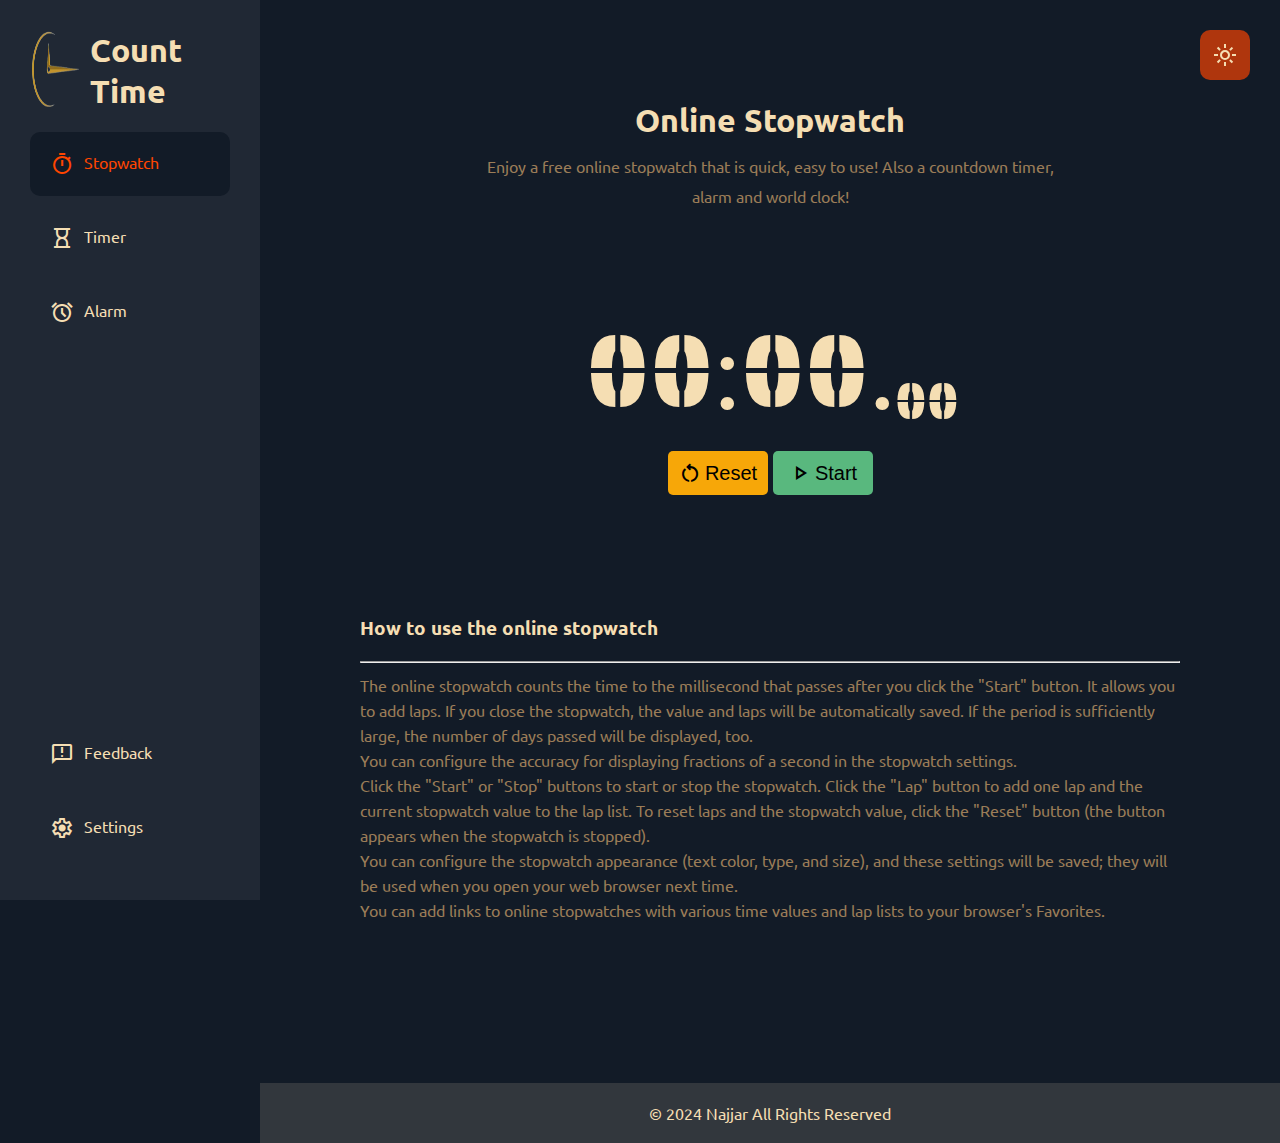
<file: index.html>
<!DOCTYPE html>
<html lang="en">
    <head>
        <meta charset="UTF-8" />
        <meta name="viewport" content="width=device-width, initial-scale=1.0" />
        <link rel="stylesheet" href="/stopwatch/style.css" />
        <link rel="shortcut icon" href="/images/logo.png" />
        <link rel="preconnect" href="https://fonts.googleapis.com" />
        <link rel="preconnect" href="https://fonts.gstatic.com" crossorigin />
        <link
            rel="stylesheet"
            href="https://fonts.googleapis.com/css2?family=Material+Symbols+Outlined:opsz,wght,FILL,GRAD@20..48,100..700,0..1,-50..200" />
        <link href="https://fonts.googleapis.com/css2?family=Ubuntu:wght@400;500;700&display=swap" rel="stylesheet" />
        <link
            rel="stylesheet"
            href="https://fonts.googleapis.com/css2?family=Inter:wght@100;300;400;500;600;700;800&amp;display=swap" />
        <title>Count Time</title>
    </head>
    <body class="dark-theme">
        <nav>
            <div class="top">
                <div class="title">
                    <img src="/images/logo.png" alt="" />
                    <h1>Count Time</h1>
                </div>
            </div>
            <div class="nav-list">
                <ul>
                    <li class="stopwatch checked">
                        <span class="material-symbols-outlined">timer</span>
                        <a>Stopwatch</a>
                    </li>
                    <li class="timer">
                        <span class="material-symbols-outlined">hourglass</span>
                        <a>Timer</a>
                    </li>
                    <li class="alarm">
                        <span class="material-symbols-outlined">alarm</span>
                        <a>Alarm</a>
                    </li>
                </ul>

                <div class="bottom">
                    <ul class="menu-form">
                        <li class="feedback">
                            <span class="material-symbols-outlined">feedback</span>
                            <a>Feedback</a>
                        </li>
                        <li class="settings">
                            <span class="material-symbols-outlined">settings</span>
                            <a>Settings</a>
                        </li>
                    </ul>
                </div>
            </div>
        </nav>
        <div class="main">
            <div class="container">
                <div class="text">
                    <h1>Online Stopwatch</h1>
                    <p>
                        Enjoy a free online stopwatch that is quick, easy to use! Also a countdown timer, alarm and
                        world clock!
                    </p>
                </div>
                <div class="main-content main-stopwatch">
                    <ul>
                        <li class="minutes">00</li>
                        <span>:</span>
                        <li class="seconds">00</li>
                        <span>.</span>
                        <li class="miliseconds">00</li>
                    </ul>
                    <div class="buttons">
                        <button class="reset">
                            <span class="material-symbols-outlined">restart_alt</span>
                            reset
                        </button>
                        <button class="start">
                            <span class="material-symbols-outlined">play_arrow</span>
                            Start
                        </button>
                        <!-- stop and flag button  -->
                        <button class="lap" style="display: none">
                            <span class="material-symbols-outlined">flag</span>
                            lap
                        </button>
                        <button class="stop" style="display: none">
                            <span class="material-symbols-outlined">pause</span>
                            stop
                        </button>
                        <!-- stop and flag button  -->
                    </div>
                    <div class="lap-items">
                        <table style="display: none">
                            <thead>
                                <tr>
                                    <th>Lap</th>
                                    <th>Time</th>
                                    <th>Total Time</th>
                                </tr>
                            </thead>
                            <tbody style="color: #edac5b; font-family: 'Protest Guerrilla', sans-serif"></tbody>
                        </table>
                    </div>
                </div>
                <div class="guide">
                    <h3>How to use the online stopwatch</h3>
                    <br />
                    <hr />
                    <p>
                        The online stopwatch counts the time to the millisecond that passes after you click the "Start"
                        button. It allows you to add laps. If you close the stopwatch, the value and laps will be
                        automatically saved. If the period is sufficiently large, the number of days passed will be
                        displayed, too.
                        <br />
                        You can configure the accuracy for displaying fractions of a second in the stopwatch settings.
                        <br />
                        Click the "Start" or "Stop" buttons to start or stop the stopwatch. Click the "Lap" button to
                        add one lap and the current stopwatch value to the lap list. To reset laps and the stopwatch
                        value, click the "Reset" button (the button appears when the stopwatch is stopped).
                        <br />
                        You can configure the stopwatch appearance (text color, type, and size), and these settings will
                        be saved; they will be used when you open your web browser next time.
                        <br />
                        You can add links to online stopwatches with various time values and lap lists to your browser's
                        Favorites.
                    </p>
                </div>
            </div>
            <button class="editColor small scroll-btn">
                <span class="material-symbols-outlined">keyboard_arrow_up</span>
            </button>
            <button class="editColor theme-btn dark-theme">
                <span class="material-symbols-outlined">light_mode</span>
            </button>
            <button class="editColor small menu-btn close">
                <span class="material-symbols-outlined">menu</span>
            </button>
            <footer>&copy; 2024 Najjar All Rights Reserved</footer>
        </div>

        <script src="/stopwatch/script.js"></script>
    </body>
</html>
</file>
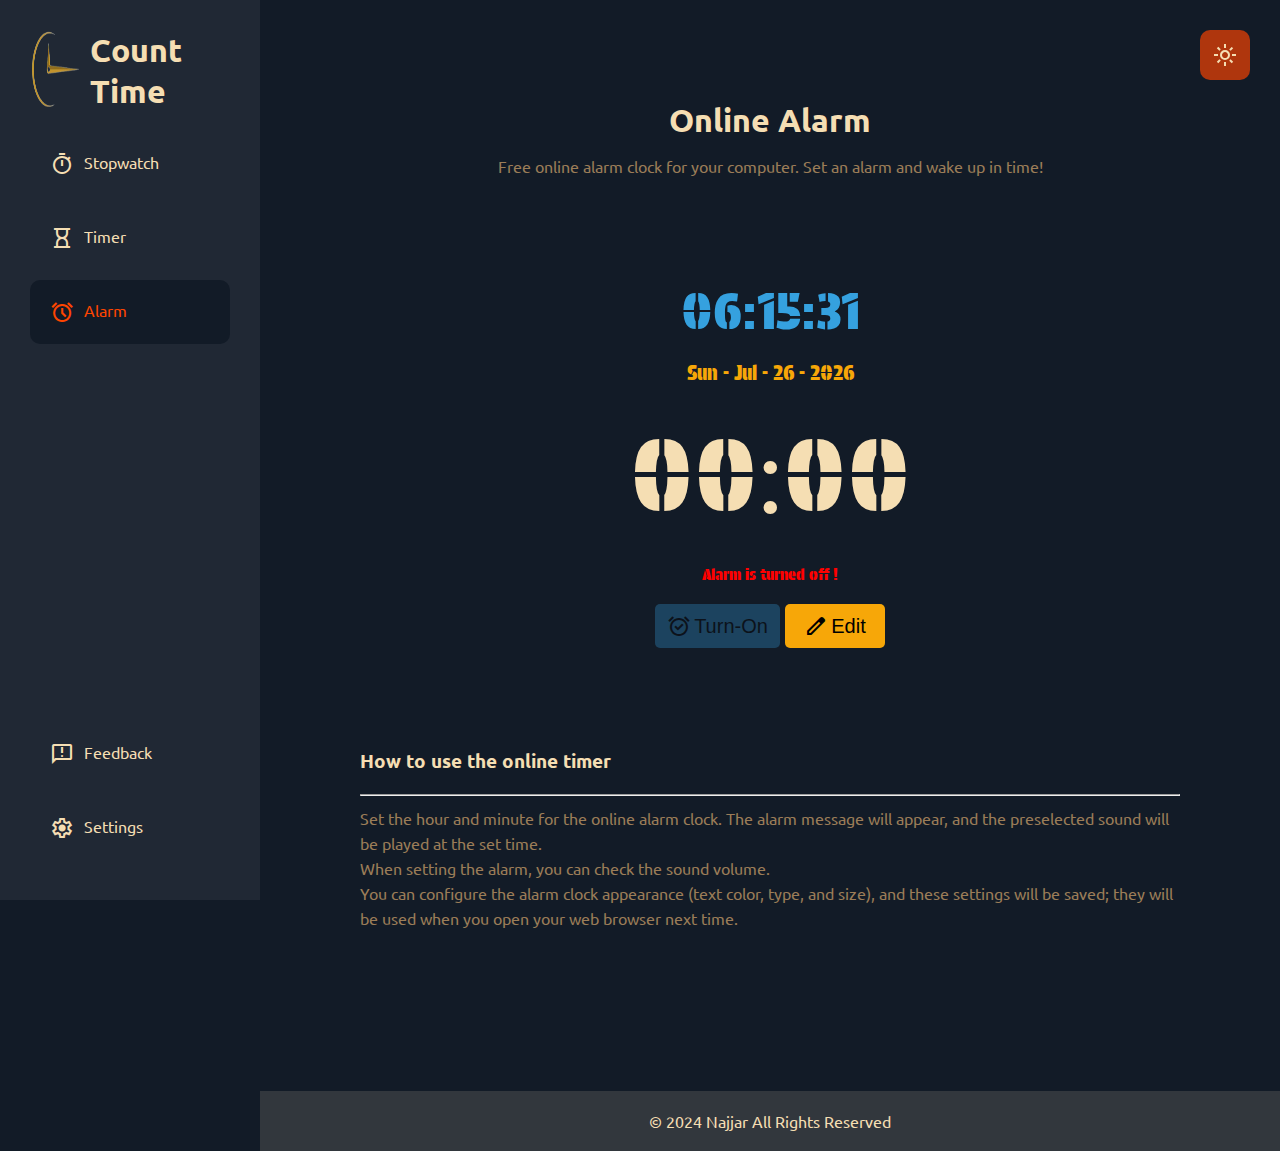
<file: alarm/alarm.html>
<!DOCTYPE html>
<html lang="en">
<head>
    <meta charset="UTF-8">
    <meta name="viewport" content="width=device-width, initial-scale=1.0">
    <link rel="stylesheet" href="/stopwatch/style.css">
    <link rel="stylesheet" href="/timer/timer.css">
    <link rel="stylesheet" href="/alarm/alarm.css">
    <link rel="shortcut icon" href="/images/logo.png">
    <link rel="preconnect" href="https://fonts.googleapis.com">
    <link rel="preconnect" href="https://fonts.gstatic.com" crossorigin>
    <link rel="stylesheet" href="https://fonts.googleapis.com/css2?family=Material+Symbols+Outlined:opsz,wght,FILL,GRAD@20..48,100..700,0..1,-50..200" />
    <link href="https://fonts.googleapis.com/css2?family=Ubuntu:wght@400;500;700&display=swap" rel="stylesheet">
    <link rel="stylesheet" href="https://fonts.googleapis.com/css2?family=Inter:wght@100;300;400;500;600;700;800&amp;display=swap">
    <title>Count Time</title>
</head>
<body class="dark-theme">
    <nav >
        <div class="top">
            <div class="title">
                <img src="/images/logo.png" alt="">
                <h1>Count Time</h1>
            </div>
        </div>
        <div class="nav-list">
         <ul >
            <li class="stopwatch " >
                <span class="material-symbols-outlined">timer</span>
                <a>Stopwatch</a>
            </li>
            <li class="timer"> 
                <span class="material-symbols-outlined">hourglass</span>
                <a >Timer</a>
            </li>
            <li class="alarm checked"  >
                <span class="material-symbols-outlined">alarm</span>
                <a >Alarm</a>
            </li>
         </ul>
        
         <div class="bottom">
            <ul class="menu-form">
                <li class="feedback">
                    <span class="material-symbols-outlined">feedback</span>
                    <a>Feedback</a>
                    
                </li>
                <li class="settings">
                    <span class="material-symbols-outlined">settings</span>
                    <a>Settings</a>
                </li>
            </ul>
        </div>
       
        
        </div>
    </nav>
    <div class="main">
        <div class="container">
            <div class="text">
                <h1>Online Alarm </h1>
                <p>Free online alarm clock for your computer. Set an alarm and wake up in time!</p>
            </div>
            <div class="main-content  main-timer">
                <div class="local-time" ></div> 
                <div class="local-day"></div> 
                <div class="list-main">
                    <div class="progress">
                        <span class="animated-span"></span>
                        <span class="animated-span"></span>
                        <span class="animated-span"></span>
                        <span class="animated-span"></span>
                    </div>
                <div class="alarm-time">
                    <div class="hours">00</div>
                    <span>:</span>
                    <div class="minutes">00</div>
                </div>
                </div>
                <div class="alarm-status off">Alarm is turned off !</div>
                <div class="buttons">
                    <button class="turn-on"  >
                        <span class="material-symbols-outlined">alarm_on</span>
                        Turn-on
                    </button>
                    <button class="turn-off" style="display: none;">
                        <span class="material-symbols-outlined">alarm_off</span>
                        Turn-off
                    </button>
                    <button class="edit" >
                        <span class="material-symbols-outlined">edit</span>
                        edit
                    </button>
                </div>

            </div>
            <div class="guide">
                <h3>How to use the online timer</h3>
                <br>
                <hr>
                    <p>Set the hour and minute for the online alarm clock. The alarm message will appear, and the preselected sound will be played at the set time.                 
                    <br> 
                    When setting the alarm, you can  check the sound volume.
                    <br>
                    You can configure the alarm clock appearance (text color, type, and size), and these settings will be saved; they will be used when you open your web browser next time.
                    <br>
                    </p>
            </div>
            <div class="edit-pop-up">
                <div class="top">
                    <h3>Edit Timer</h3>
                    <span class="material-symbols-outlined">close</span>
                </div>
                <div class="main-timer-edit">
                    <div class="main-countdown">
                        <div class="box hours">
                            <label for="select-hours">Hours</label>
                            <select class="form-control" id="select-hours"><option>00</option><option>01</option><option>02</option><option>03</option><option>04</option><option>05</option><option>06</option><option>07</option><option>08</option><option>09</option><option>10</option><option>11</option><option>12</option><option>13</option><option>14</option><option>15</option><option>16</option><option>17</option><option>18</option><option>19</option><option>20</option><option>21</option><option>22</option><option>23</option></select>
                            </select>
                        </div>
                        <div class="box minutes">
                            <label for="select-minutes">minutes</label>
                            <select class="form-control" id="select-minutes"><option>00</option><option>01</option><option>02</option><option>03</option><option>04</option><option>05</option><option>06</option><option>07</option><option>08</option><option>09</option><option>10</option><option>11</option><option>12</option><option>13</option><option>14</option><option>15</option><option>16</option><option>17</option><option>18</option><option>19</option><option>20</option><option>21</option><option>22</option><option>23</option><option>24</option><option>25</option><option>26</option><option>27</option><option>28</option><option>29</option><option>30</option><option>31</option><option>32</option><option>33</option><option>34</option><option>35</option><option>36</option><option>37</option><option>38</option><option>39</option><option>40</option><option>41</option><option>42</option><option>43</option><option>44</option><option>45</option><option>46</option><option>47</option><option>48</option><option>49</option><option>50</option><option>51</option><option>52</option><option>53</option><option>54</option><option>55</option><option>56</option><option>57</option><option>58</option><option>59</option>
                            </select>
                        </div>
                    </div>
                    <div class="main-options">
                        <div class="sound" >
                            <label for="sound">Sound</label>
                            <div class="input-box">
                            <select class="sound form-control off" id="sound"><option >Tone</option><option >Beep</option><option >Battlesip</option><option>Birds</option><option >Rain</option><option >Thunder</option></select>
                            <span class="sound material-symbols-outlined off not-played">play_arrow</span>
                            <input class="checkbox off " id="checkbox" type="checkbox">
                            <label class="checkbox-text not-checked off" for="checkbox">Repeat sound</label>
                            <div class="btn not-active">
                                <span></span>
                            </div>
                            </div>
                        </div>                   
                        <div class="message" >
                            <label class="message" for="message">Message</label>
                            <div class="input-box">
                                <input class="message input-text off" type="text" id="message">
                                <div class="btn not-active">
                                    <span></span>
                                </div>
                                </div>
                        </div>
                    </div>
                </div>
                <div class="bottom">
                    <button class="cancel" >
                        <span class="material-symbols-outlined">cancel</span>
                        Cancel
                    </button>
                    <button class="popup-start" >
                        <span class="material-symbols-outlined">alarm_on</span>
                        Turn-on
                    </button>           
                </div>
            </div>
            <div class="finsh-pop-up">
                <div class="top">
                    <h3>Time-Up</h3>
                    <span class="material-symbols-outlined">close</span>
                </div>
                <div class="finsh-pop-up-main">
                    <span class="material-symbols-outlined">hourglass</span>
                    <span class="message"></span>
                    <span class="start-time"></span>
                </div>
                <div class="buttons">
                    <button class="ok">
                        <span class="material-symbols-outlined">done</span>
                        OK
                    </button>
                </div>
            </div>
        </div> 
        <button class="editColor small scroll-btn"><span class="material-symbols-outlined">keyboard_arrow_up</span></button>
        <button class="editColor theme-btn dark-theme"><span class="material-symbols-outlined">light_mode</span></button>
        <button class="editColor small menu-btn close"><span class="material-symbols-outlined">menu</span></button>
        <footer>&copy; 2024 Najjar All Rights Reserved</footer>
    </div> 
    <script src="/alarm/alarm.js"></script>
</body>
</html>
</file>
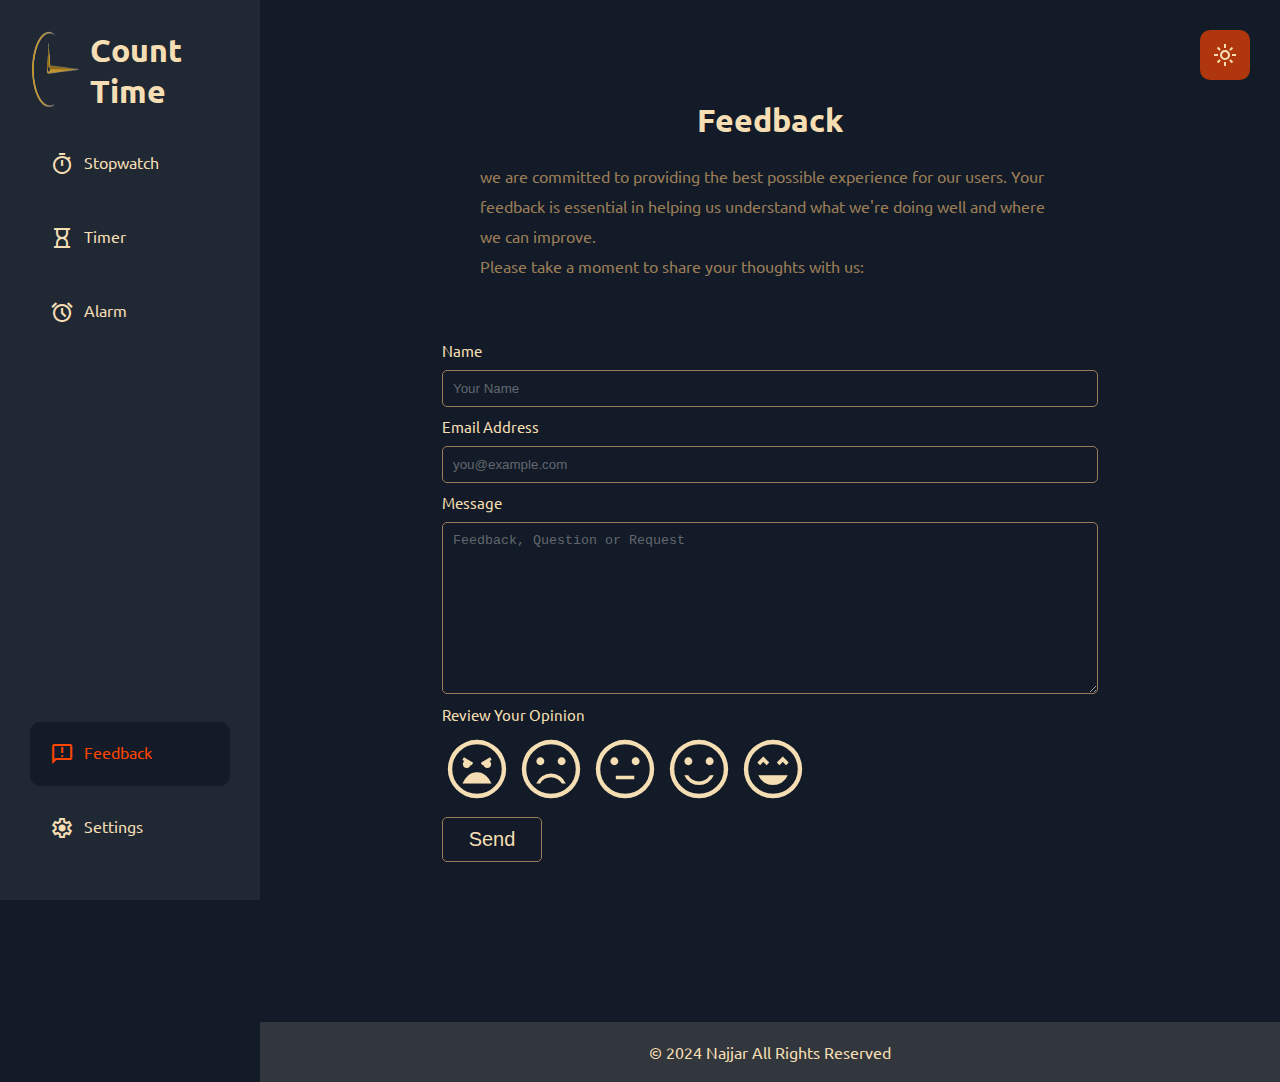
<file: feedback/feedback.html>
<!DOCTYPE html>
<html lang="en">
  <head>
    <meta charset="UTF-8" />
    <meta name="viewport" content="width=device-width, initial-scale=1.0" />
    <link rel="stylesheet" href="/stopwatch/style.css" />
    <link rel="stylesheet" href="/timer/timer.css" />
    <link rel="stylesheet" href="/feedback/feedback.css" />
    <link rel="shortcut icon" href="/images/logo.png" />
    <link rel="preconnect" href="https://fonts.googleapis.com" />
    <link rel="preconnect" href="https://fonts.gstatic.com" crossorigin />
    <link
      rel="stylesheet"
      href="https://fonts.googleapis.com/css2?family=Material+Symbols+Outlined:opsz,wght,FILL,GRAD@20..48,100..700,0..1,-50..200" />
    <link
      href="https://fonts.googleapis.com/css2?family=Ubuntu:wght@400;500;700&display=swap"
      rel="stylesheet" />
    <link
      rel="stylesheet"
      href="https://fonts.googleapis.com/css2?family=Inter:wght@100;300;400;500;600;700;800&amp;display=swap" />
    <title>Count Time</title>
  </head>
  <body class="dark-theme">
    <nav>
      <div class="top">
        <div class="title">
          <img src="/images/logo.png" alt="" />
          <h1>Count Time</h1>
        </div>
      </div>
      <div class="nav-list">
        <ul>
          <li class="stopwatch">
            <span class="material-symbols-outlined">timer</span>
            <a>Stopwatch</a>
          </li>
          <li class="timer">
            <span class="material-symbols-outlined">hourglass</span>
            <a>Timer</a>
          </li>
          <li class="alarm">
            <span class="material-symbols-outlined">alarm</span>
            <a>Alarm</a>
          </li>
        </ul>

        <div class="bottom">
          <ul class="menu-form">
            <li class="feedback checked">
              <span class="material-symbols-outlined">feedback</span>
              <a>Feedback</a>
            </li>
            <li class="settings">
              <span class="material-symbols-outlined">settings</span>
              <a>Settings</a>
            </li>
          </ul>
        </div>
      </div>
    </nav>
    <div class="main">
      <div class="container">
        <div class="text">
          <h1>Feedback</h1>
          <p>
            we are committed to providing the best possible experience for our
            users. Your feedback is essential in helping us understand what
            we're doing well and where we can improve.
            <br />
            Please take a moment to share your thoughts with us:
          </p>
        </div>
        <div class="main-content">
          <form action="">
            <label for="">Name</label>
            <input class="name" type="text" placeholder="Your Name" required />
            <label for="">Email Address</label>
            <input
              class="email"
              type="email"
              placeholder="you@example.com"
              required />
            <label for="">Message</label>
            <textarea
              name=""
              class="text-area"
              cols="30"
              rows="10"
              placeholder="Feedback, Question or Request"
              required></textarea>
            <div class="experience">
              <span class="text">Review Your Opinion</span>
              <div class="emojis">
                <span class="material-symbols-outlined checked"
                  >sentiment_extremely_dissatisfied</span
                >
                <span class="material-symbols-outlined"
                  >sentiment_dissatisfied</span
                >
                <span class="material-symbols-outlined">sentiment_neutral</span>
                <span class="material-symbols-outlined"
                  >sentiment_satisfied</span
                >
                <span class="material-symbols-outlined"
                  >sentiment_very_satisfied</span
                >
              </div>
            </div>
            <button type="submit">Send</button>
          </form>
        </div>
      </div>
      <button class="editColor small scroll-btn">
        <span class="material-symbols-outlined">keyboard_arrow_up</span>
      </button>
      <button class="editColor theme-btn dark-theme">
        <span class="material-symbols-outlined">light_mode</span>
      </button>
      <button class="editColor small menu-btn close">
        <span class="material-symbols-outlined">menu</span>
      </button>
      <footer>&copy; 2024 Najjar All Rights Reserved</footer>
    </div>

    <script src="/feedback/feedback.js"></script>
  </body>
</html>
</file>
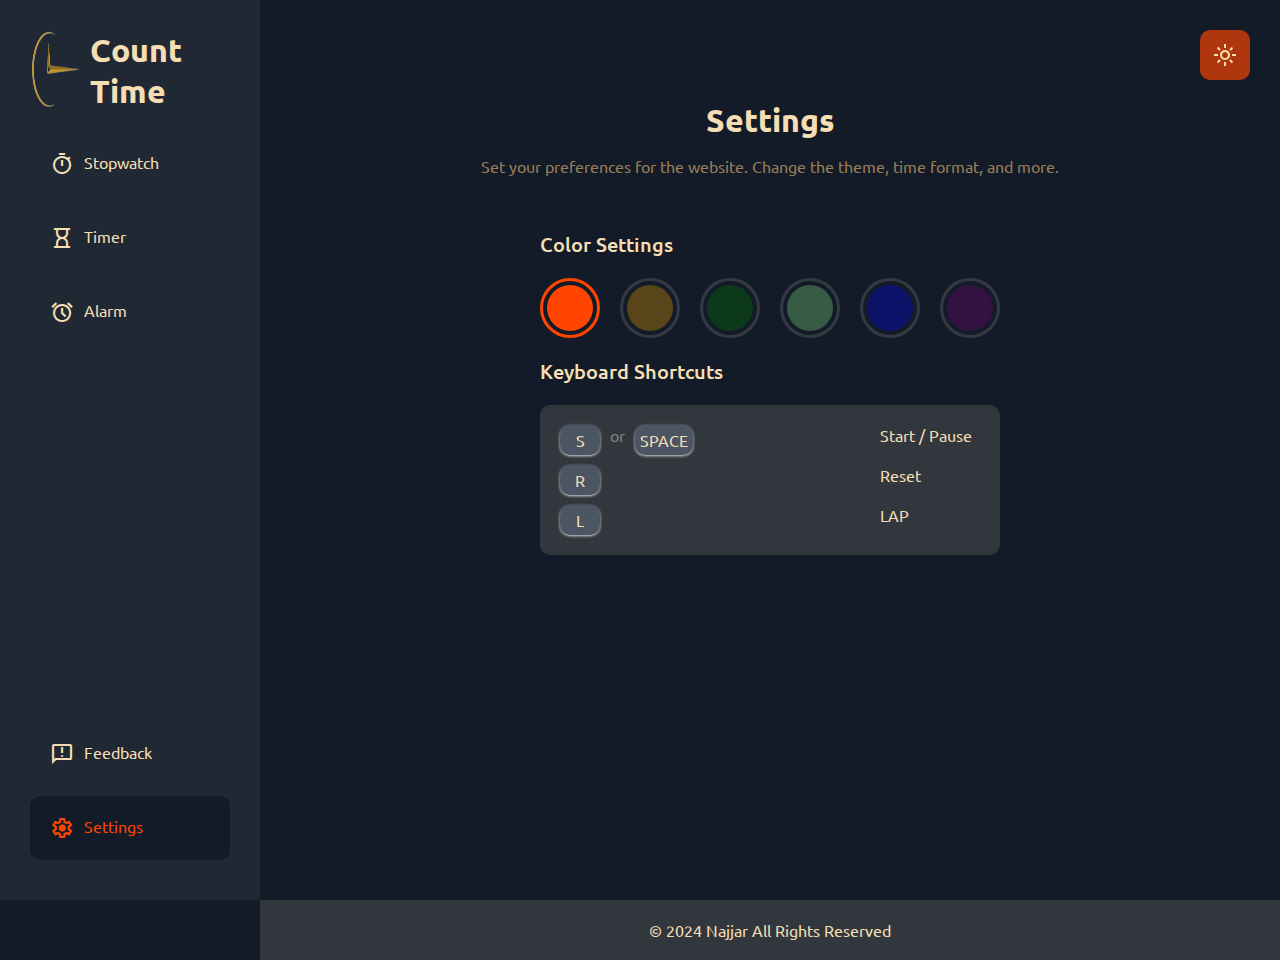
<file: settings/settings.html>
<!DOCTYPE html>
<html lang="en">
    <head>
        <meta charset="UTF-8" />
        <meta name="viewport" content="width=device-width, initial-scale=1.0" />
        <link rel="stylesheet" href="/stopwatch/style.css" />
        <link rel="stylesheet" href="/timer/timer.css" />
        <link rel="stylesheet" href="/settings/settings.css" />
        <link rel="shortcut icon" href="/images/logo.png" />
        <link rel="preconnect" href="https://fonts.googleapis.com" />
        <link rel="preconnect" href="https://fonts.gstatic.com" crossorigin />
        <link
            rel="stylesheet"
            href="https://fonts.googleapis.com/css2?family=Material+Symbols+Outlined:opsz,wght,FILL,GRAD@20..48,100..700,0..1,-50..200" />
        <link href="https://fonts.googleapis.com/css2?family=Ubuntu:wght@400;500;700&display=swap" rel="stylesheet" />
        <link
            rel="stylesheet"
            href="https://fonts.googleapis.com/css2?family=Inter:wght@100;300;400;500;600;700;800&amp;display=swap" />
        <title>Count Time</title>
    </head>
    <body class="dark-theme">
        <nav>
            <div class="top">
                <div class="title">
                    <img src="/images/logo.png" alt="" />
                    <h1>Count Time</h1>
                </div>
            </div>
            <div class="nav-list">
                <ul>
                    <li class="stopwatch">
                        <span class="material-symbols-outlined">timer</span>
                        <a>Stopwatch</a>
                    </li>
                    <li class="timer">
                        <span class="material-symbols-outlined">hourglass</span>
                        <a>Timer</a>
                    </li>
                    <li class="alarm">
                        <span class="material-symbols-outlined">alarm</span>
                        <a>Alarm</a>
                    </li>
                </ul>
                <div class="bottom">
                    <ul class="menu-form">
                        <li class="feedback">
                            <span class="material-symbols-outlined">feedback</span>
                            <a>Feedback</a>
                        </li>
                        <li class="settings checked">
                            <span class="material-symbols-outlined">settings</span>
                            <a>Settings</a>
                        </li>
                    </ul>
                </div>
            </div>
        </nav>
        <div class="main">
            <div class="container">
                <div class="text">
                    <h1>Settings</h1>
                    <p>Set your preferences for the website. Change the theme, time format, and more.</p>
                </div>
                <div class="main-content">
                    <h2>Color Settings</h2>
                    <div class="colors">
                        <div class="color-box checked" data-colors="orangered">
                            <span></span>
                        </div>
                        <div class="color-box" data-colors="orange"><span></span></div>
                        <div class="color-box" data-colors="green"><span></span></div>
                        <div class="color-box" data-colors="lightgreen"><span></span></div>
                        <div class="color-box" data-colors="blue"><span></span></div>
                        <div class="color-box" data-colors="purple"><span></span></div>
                    </div>
                    <h2>Keyboard Shortcuts</h2>
                    <div class="short-cut">
                        <div class="box start-pause">
                            <div class="left">
                                <div class="S">S</div>
                                <span>or</span>
                                <div class="SPACE">SPACE</div>
                            </div>
                            <div class="right">Start / Pause</div>
                        </div>
                        <div class="box Reset">
                            <div class="left">
                                <div class="RESET">R</div>
                            </div>
                            <div class="right">Reset</div>
                        </div>
                        <div class="box LAP">
                            <div class="left">
                                <div class="LAP">L</div>
                            </div>
                            <div class="right">LAP</div>
                        </div>
                    </div>
                </div>
            </div>
            <button class="editColor small scroll-btn">
                <span class="material-symbols-outlined">keyboard_arrow_up</span>
            </button>
            <button class="editColor theme-btn dark-theme">
                <span class="material-symbols-outlined">light_mode</span>
            </button>
            <button class="editColor small menu-btn close">
                <span class="material-symbols-outlined">menu</span>
            </button>
            <footer>&copy; 2024 Najjar All Rights Reserved</footer>
        </div>
    </body>
    <script src="/settings/settings.js"></script>
</html>
</file>
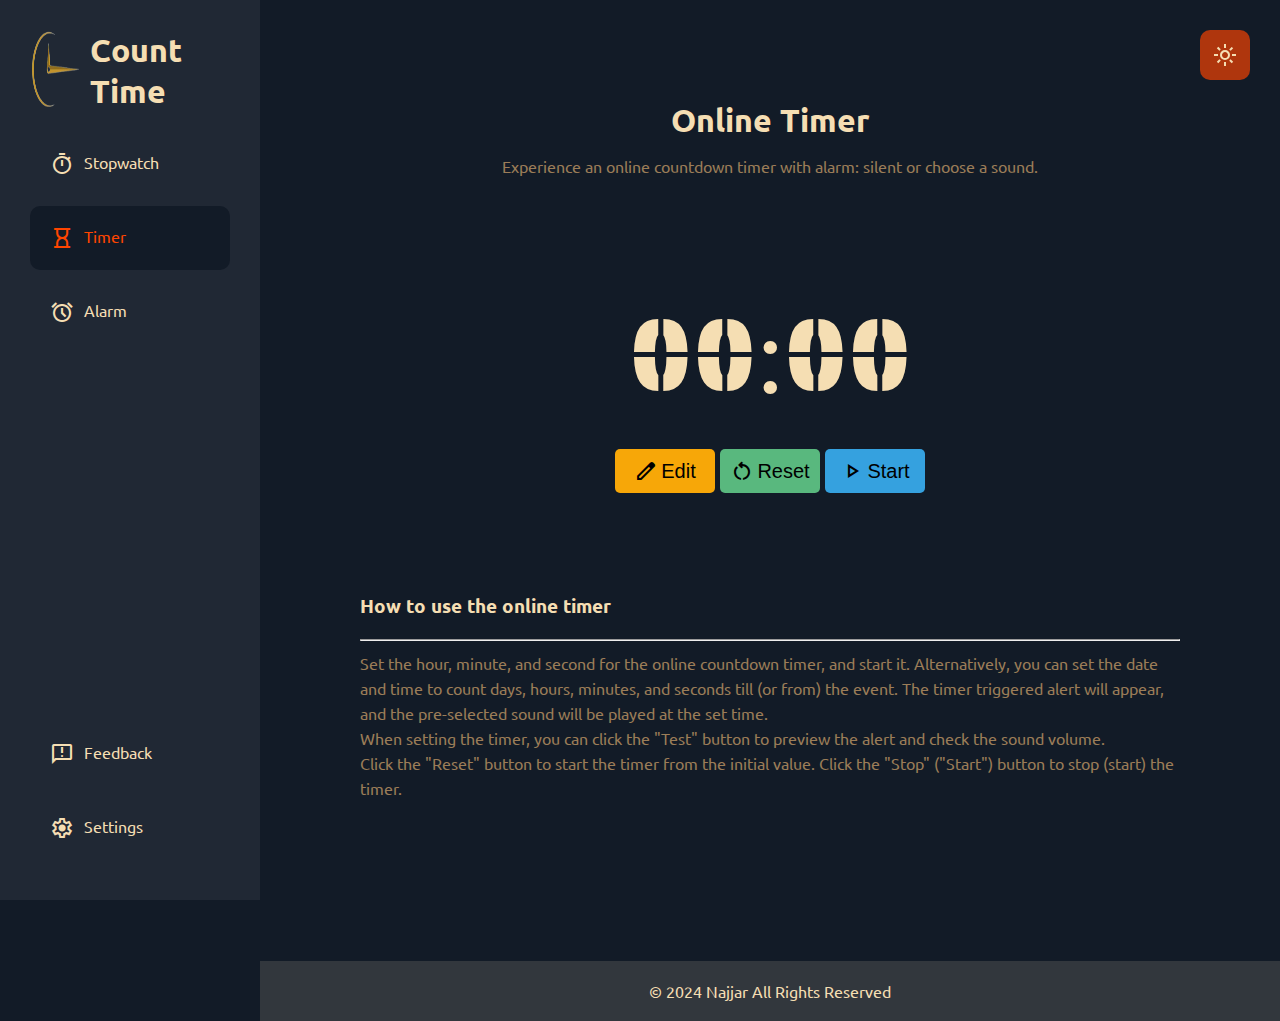
<file: timer/timer.html>
<!DOCTYPE html>
<html lang="en">
<head>
    <meta charset="UTF-8">
    <meta name="viewport" content="width=device-width, initial-scale=1.0">
    <link rel="stylesheet" href="/stopwatch/style.css">
    <link rel="stylesheet" href="/timer/timer.css">
    <link rel="shortcut icon" href="/images/logo.png">
    <link rel="preconnect" href="https://fonts.googleapis.com">
    <link rel="preconnect" href="https://fonts.gstatic.com" crossorigin>
    <link rel="stylesheet" href="https://fonts.googleapis.com/css2?family=Material+Symbols+Outlined:opsz,wght,FILL,GRAD@20..48,100..700,0..1,-50..200" />
    <link href="https://fonts.googleapis.com/css2?family=Ubuntu:wght@400;500;700&display=swap" rel="stylesheet">
    <link rel="stylesheet" href="https://fonts.googleapis.com/css2?family=Inter:wght@100;300;400;500;600;700;800&amp;display=swap">
    <title>Count Time</title>
</head>
<body class="dark-theme">
    <nav >
        <div class="top">
            <div class="title">
                <img src="/images/logo.png" alt="">
                <h1>Count Time</h1>
            </div>
        </div>
        <div class="nav-list">
        <ul >
            <li class="stopwatch" >
                <span class="material-symbols-outlined">timer</span>
                <a>Stopwatch</a>
            </li>
            <li class="timer checked" > 
                <span class="material-symbols-outlined">hourglass</span>
                <a >Timer</a>
            </li>
            <li class="alarm"  >
                <span class="material-symbols-outlined">alarm</span>
                <a >Alarm</a>
            </li>
        </ul>
        
        <div class="bottom">
            <ul class="menu-form">
                <li class="feedback">
                    <span class="material-symbols-outlined">feedback</span>
                    <a>Feedback</a>
                    
                </li>
                <li class="settings">
                    <span class="material-symbols-outlined">settings</span>
                    <a>Settings</a>
                </li>
            </ul>
        </div>
        </div>
    </nav>
    <div class="main">
        <div class="container">
            <div class="text">
                <h1>Online Timer </h1>
                <p>Experience an online countdown timer with alarm: silent or choose a sound.</p>
            </div>
            <div class="main-content main-timer">
                <div class="list-main">
                    <div class="progress">
                        <span class="animated-span"></span>
                        <span class="animated-span"></span>
                        <span class="animated-span"></span>
                        <span class="animated-span"></span>
                    </div>
                    <ul>
                        <li class="hours off">00</li>
                        <span class="hours-span off">:</span>
                        <li class="minutes">00</li>
                        <span>:</span>
                        <li class="seconds">00</li>
                    </ul>
                </div>
                <div class="buttons">
                    <button class="edit" >
                        <span class="material-symbols-outlined">edit</span>
                        edit
                    </button>
                    <button class="reset">
                        <span class="material-symbols-outlined">restart_alt</span>
                        reset
                    </button>
                    <button class="start">
                        <span class="material-symbols-outlined">play_arrow</span>
                        Start
                    </button>
                    <!-- stop and flag button  -->
                    <button class="stop" style="display: none;">
                        <span class="material-symbols-outlined" >pause</span>
                        stop
                    </button>
                    <!-- stop and flag button  -->
                </div>
            </div>
            <div class="guide">
                <h3>How to use the online timer</h3>
                <br>
                <hr>
                    <p>Set the hour, minute, and second for the online countdown timer, and start it. Alternatively, you can set the date and time to count days, hours, minutes, and seconds till (or from) the event. The timer triggered alert will appear, and the pre-selected sound will be played at the set time.
                    <br> 
                    When setting the timer, you can click the "Test" button to preview the alert and check the sound volume.
                    <br>
                    Click the "Reset" button to start the timer from the initial value. Click the "Stop" ("Start") button to stop (start) the timer.
                    <br>
                    </p>
            </div>
            <div class="edit-pop-up">
                <div class="top">
                    <h3>Edit Timer</h3>
                    <span class="material-symbols-outlined">close</span>
                </div>
                <div class="main-timer-edit">
                    <div class="main-countdown">
                        <div class="box hours">
                            <label for="select-hours">Hours</label>
                            <select class="form-control" id="select-hours"><option>00</option><option>01</option><option>02</option><option>03</option><option>04</option><option>05</option><option>06</option><option>07</option><option>08</option><option>09</option><option>10</option><option>11</option><option>12</option><option>13</option><option>14</option><option>15</option><option>16</option><option>17</option><option>18</option><option>19</option><option>20</option><option>21</option><option>22</option><option>23</option><option>24</option><option>25</option><option>26</option><option>27</option><option>28</option><option>29</option><option>30</option><option>31</option><option>32</option><option>33</option><option>34</option><option>35</option><option>36</option><option>37</option><option>38</option><option>39</option><option>40</option><option>41</option><option>42</option><option>43</option><option>44</option><option>45</option><option>46</option><option>47</option><option>48</option><option>49</option><option>50</option><option>51</option><option>52</option><option>53</option><option>54</option><option>55</option><option>56</option><option>57</option><option>58</option><option>59</option><option>60</option><option>61</option><option>62</option><option>63</option><option>64</option><option>65</option><option>66</option><option>67</option><option>68</option><option>69</option><option>70</option><option>71</option><option>72</option><option>73</option><option>74</option><option>75</option><option>76</option><option>77</option><option>78</option><option>79</option><option>80</option><option>81</option><option>82</option><option>83</option><option>84</option><option>85</option><option>86</option><option>87</option><option>88</option><option>89</option><option>90</option><option>91</option><option>92</option><option>93</option><option>94</option><option>95</option><option>96</option><option>97</option><option>98</option><option>99</option></select>
                            </select>
                        </div>
                        <div class="box minutes">
                            <label for="select-minutes">minutes</label>
                            <select class="form-control" id="select-minutes"><option>00</option><option>01</option><option>02</option><option>03</option><option>04</option><option>05</option><option>06</option><option>07</option><option>08</option><option>09</option><option>10</option><option>11</option><option>12</option><option>13</option><option>14</option><option>15</option><option>16</option><option>17</option><option>18</option><option>19</option><option>20</option><option>21</option><option>22</option><option>23</option><option>24</option><option>25</option><option>26</option><option>27</option><option>28</option><option>29</option><option>30</option><option>31</option><option>32</option><option>33</option><option>34</option><option>35</option><option>36</option><option>37</option><option>38</option><option>39</option><option>40</option><option>41</option><option>42</option><option>43</option><option>44</option><option>45</option><option>46</option><option>47</option><option>48</option><option>49</option><option>50</option><option>51</option><option>52</option><option>53</option><option>54</option><option>55</option><option>56</option><option>57</option><option>58</option><option>59</option>
                            </select>
                        </div>
                        <div class="box seconds">
                            <label for="select-seconds">seconds</label>
                            <select class="form-control" id="select-seconds"><option>00</option><option>01</option><option>02</option><option>03</option><option>04</option><option>05</option><option>06</option><option>07</option><option>08</option><option>09</option><option>10</option><option>11</option><option>12</option><option>13</option><option>14</option><option>15</option><option>16</option><option>17</option><option>18</option><option>19</option><option>20</option><option>21</option><option>22</option><option>23</option><option>24</option><option>25</option><option>26</option><option>27</option><option>28</option><option>29</option><option>30</option><option>31</option><option>32</option><option>33</option><option>34</option><option>35</option><option>36</option><option>37</option><option>38</option><option>39</option><option>40</option><option>41</option><option>42</option><option>43</option><option>44</option><option>45</option><option>46</option><option>47</option><option>48</option><option>49</option><option>50</option><option>51</option><option>52</option><option>53</option><option>54</option><option>55</option><option>56</option><option>57</option><option >58</option><option>59</option>
                            </select>
                        </div>
                    </div>
                    <div class="main-options">
                        <div class="sound" >
                            <label for="sound">Sound</label>
                            <div class="input-box">
                            <select class="sound form-control off" id="sound"><option >Tone</option><option >Beep</option><option >Battlesip</option><option>Birds</option><option >Rain</option><option >Thunder</option></select>
                            <span class="sound material-symbols-outlined off not-played">play_arrow</span>
                            <input class="checkbox off " id="checkbox" type="checkbox">
                            <label class="checkbox-text not-checked off" for="checkbox">Repeat sound</label>
                            <div class="btn not-active">
                                <span></span>
                            </div>
                            </div>
                        </div>                   
                        <div class="message" >
                            <label class="message" for="message">Message</label>
                            <div class="input-box">
                                <input class="message input-text off" type="text" id="message">
                                <div class="btn not-active">
                                    <span></span>
                                </div>
                                </div>
                        </div>
                    </div>
                </div>
                <div class="bottom">
                    <button class="cancel" >
                        <span class="material-symbols-outlined">cancel</span>
                        Cancel
                    </button>
                    <button class="popup-start" >
                        <span class="material-symbols-outlined">play_arrow</span>
                        Start
                    </button>           
                </div>
            </div>
            <div class="finsh-pop-up">
                <div class="top">
                    <h3>Time-Up</h3>
                    <span class="material-symbols-outlined">close</span>
                </div>
                <div class="finsh-pop-up-main">
                    <span class="material-symbols-outlined">hourglass</span>
                    <span class="message"></span>
                    <span class="start-time"></span>
                </div>
                <div class="buttons">
                    <button class="reset">
                        <span class="material-symbols-outlined">restart_alt</span>
                        reset
                    </button>
                    <button class="ok">
                        <span class="material-symbols-outlined">done</span>
                        OK
                    </button>
                </div>
            </div>
        </div>
        <button class="editColor small scroll-btn">
            <span class="material-symbols-outlined">keyboard_arrow_up</span>
          </button>
          <button class="editColor theme-btn dark-theme">
            <span class="material-symbols-outlined">light_mode</span>
          </button>
          <button class="editColor small menu-btn close">
            <span class="material-symbols-outlined">menu</span>
          </button>
        <footer>&copy; 2024 Najjar All Rights Reserved</footer>
    </div>

    <script src="/timer/timer.js"></script>
</body>
</html>
</file>
<file: stopwatch/style.css>
@import url("https://fonts.googleapis.com/css2?family=Protest+Guerrilla&display=swap");
/* font-family: 'Protest Guerrilla', sans-serif; */

* {
    margin: 0;
    padding: 0;
    box-sizing: border-box;
}
body.light-theme {
    --mainBgColor: #ffffff;
    --textColor: #121b27;
    --navBgColor: #badff5;
    --navTextColor: black;
    --listBgColorHover: #ffffff;
    --footerBgColor: #d6d6d6;
    --listHoverColor: #121b27;
}
body.dark-theme {
    --mainBgColor: #121b27;
    --textColor: #f5deb3;
    --navBgColor: #202834;
    --navTextColor: #f5deb3;
    --listBgColorHover: #171e28;
    --footerBgColor: #32373d;
    --listHoverColor: #121b27;
}
body,
html {
    font-family: "Ubuntu", sans-serif;
}
body {
    background-color: var(--mainBgColor);
    display: flex;
    position: relative;
    color: var(--textColor);
}
nav {
    display: flex;
    flex-direction: column;
    height: 100%;
    width: 260px;
    background-color: var(--navBgColor);
    color: var(--navTextColor);
    padding: 30px;
    position: fixed;
    z-index: 100;
    transform: all 0.5s ease;
}
nav .top {
    display: flex;
    flex-direction: column;
    align-items: center;
}
nav .title {
    display: flex;
    gap: 10px;
    margin-bottom: 20px;
}
nav img {
    width: 50px;
}
nav ul li {
    list-style: none;
    display: flex;
    gap: 10px;
    margin-bottom: 10px;
    padding: 20px;
    cursor: pointer;
    border-radius: 10px;
}
nav ul li a {
    text-decoration: none;
    pointer-events: none;
}
nav ul li span {
    text-decoration: none;
    pointer-events: none;
}
nav ul li:hover {
    background-color: var(--listHoverColor);
    color: #e29d48;
}
.checked {
    color: orangered;
    background-color: var(--listHoverColor);
}
.checked:hover {
    color: orangered;
}
.checked a {
    color: orangered;
}
nav .nav-list {
    display: flex;
    flex-direction: column;
    justify-content: space-between;
    width: 100%;
    height: 100%;
}
.main {
    position: relative;
    left: 260px;
    width: calc(100% - 260px);
}
.main .container {
    padding: 100px;
    display: flex;
    flex-direction: column;
    align-items: center;
    height: 100%;
    gap: 50px;
}
.main .container .text {
    text-align: center;
    margin-bottom: 20px;
    margin: 0 auto;
}
.main .container .text h1 {
    margin-bottom: 10px;
}
.main .container .text p {
    max-width: 600px;
    line-height: 30px;
    color: #9b7d58;
}
.main-content {
    display: flex;
    flex-direction: column;
    justify-content: center;
    align-items: center;
    padding: 50px;
    gap: 20px;
}
.main-content ul {
    display: flex;
    list-style: none;
    position: relative;
}
.main-content li {
    font-size: 100px;
    width: 130px;
    text-align: center;
    font-family: "Protest Guerrilla", sans-serif;
}
.main-content ul span {
    display: inline-block;
    font-size: 100px;
}
.main-content .miliseconds {
    font-size: 50px;
    display: flex;
    align-items: end;
    width: 60px;
}

.main-content .buttons,
.edit-pop-up button {
    display: flex;
    gap: 5px;
}
button {
    padding: 10px;
    text-transform: capitalize;
    font-size: 20px;
    width: 100px;
    cursor: pointer;
    outline: none;
    border: none;
    display: flex;
    justify-content: center;
    align-items: center;
    border-radius: 5px;
    position: relative;
}
button::after {
    position: absolute;
    content: "";
    height: 0;
    width: 0;
    top: 50%;
    left: 50%;
    transform: translate(-50%, -50%);
    background: rgba(0, 0, 0, 0.1);
}
button:hover::after {
    animation: buttonAnimation 0.2s ease forwards;
}
@keyframes buttonAnimation {
    0% {
        height: 0;
        width: 0;
    }
    100% {
        height: 100%;
        width: 100%;
    }
}
.main-content .buttons button:first-of-type {
    background-color: #f7a708;
}
.main-content .buttons button:first-of-type:hover {
    background-color: #f7a708;
}

.main-content .buttons button:nth-of-type(2) {
    background-color: #59b87e;
}
.main-content .buttons button:nth-of-type(2):hover {
    background-color: #59b87e;
}

.main-content .buttons button:nth-of-type(3) {
    background-color: #35a1df;
}
.main-content .buttons button:nth-of-type(3):hover {
    background-color: #35a1df;
}
.main-content .buttons button:last-of-type {
    background-color: #a61c1c;
}
.main-content .buttons button:last-of-type:hover {
    background-color: #a61c1c;
}
.main-content .buttons button span {
    margin-right: 3px;
}
.main-stopwatch .lap-items table,
th,
td {
    text-align: center;
    font-size: 20px;
}
.main-stopwatch .lap-items th {
    padding: 20px;
}

.main-stopwatch .lap-items td {
    padding: 5px;
}

.main .guide {
    max-width: 1000px;
}
.main .guide p {
    line-height: 25px;
    margin-top: 10px;
    color: #9b7d58;
}
.main footer {
    width: calc(100%-300px);
    display: block;
    background-color: var(--footerBgColor);
    padding: 20px;
    text-align: center;
}
br {
    display: block; /* makes it have a width */
    content: ""; /* clears default height */
    margin-top: 10px; /* change this to whatever height you want it */
}
.small {
    position: fixed;
    width: 50px;
    height: 50px;
    border-radius: 10px;
    background-color: #ff4400a9;
    outline: none;
    border: none;
    color: wheat;
    cursor: pointer;
    display: none;
    z-index: 200;
}
.small:hover {
    background-color: orangered;
}
.small:nth-of-type(1) {
    right: 30px;
    bottom: 30px;
}
.small:nth-of-type(2) {
    right: 30px;
    top: 30px;
}
.small:last-of-type {
    left: 30px;
    top: 30px;
}
.theme-btn {
    position: fixed;
    right: 30px;
    top: 30px;
    width: 50px;
    height: 50px;
    border-radius: 10px;
    background-color: #ff4400a9;
    outline: none;
    border: none;
    color: wheat;
    cursor: pointer;
    z-index: 200;
}
.theme-btn:hover {
    background-color: orangered;
}

@media (max-width: 900px) {
    body .main {
        width: 100%;
        left: 0;
        top: 100px;
    }
    .main .container {
        padding: 30px;
    }

    nav {
        display: flex;
        flex-direction: row;
        justify-content: center;
        width: 100%;
        height: 100px;
        position: fixed;
        background-color: var(--footerBgColor);
        position: fixed;
    }

    nav .nav-list {
        transition: opacity 1s, width 0.5s;
        left: 0;
        top: 120px;
        height: 600px;
        position: absolute;
        background-color: var(--navBgColor);
        border-radius: 0 10px 10px 0;
        padding: 10px;
        pointer-events: none;
        overflow: auto;
        opacity: 0;
        width: 0;
        filter: none;
    }

    .menu-btn {
        display: block;
    }
}

@media (max-width: 650px) {
    body {
        display: flex;
        flex-direction: column;
        align-items: center;
    }
    .main .container {
        padding: 30px;
    }
}
@media (max-width: 450px) {
    nav .title h1 {
        font-size: 25px;
    }
}
@media (max-width: 450px) {
    .main-content {
        width: 300px;
    }
    .main ul li,
    .main ul span {
        font-size: 70px;
    }
    .main ul li {
        width: fit-content;
    }
}
@media (max-width: 380px) {
    nav .top .title > * {
        font-size: 20px;
        text-align: center;
    }
    nav .top .title {
        margin-bottom: 0;
    }
}
nav .nav-list.open {
    opacity: 1;
    pointer-events: all;
    width: 250px;
    filter: (5px);
}

nav .nav-list.open ul,
nav .nav-list.open .bottom {
    display: block;
}
</file>
<file: timer/timer.css>
body.light-theme {
    --mainBgColor: #ffffff;
    --textColor: #121b27;
    --navBgColor: #badff5;
    --navTextColor: black;
    --listBgColorHover: #ffffff;
    --footerBgColor: #d6d6d6;
    --listHoverColor: #171e28;
}
body.dark-theme {
    --mainBgColor: #121b27;
    --textColor: #f5deb3;
    --navBgColor: #202834;
    --navTextColor: #f5deb3;
    --listBgColorHover: #171e28;
    --footerBgColor: #32373d;
    --listHoverColor: #121b27;
}

.buttons button:first-of-type {
    background-color: #35a1dfa3;
}

.buttons button:first-of-type:hover {
    background-color: #35a1df;
}

.buttons button:nth-of-type(2) {
    background-color: #f7a708a4;
}
.buttons button:nth-of-type(2):hover {
    background-color: #f7a708;
}

.buttons button:nth-of-type(3) {
    background-color: #c90b0baf;
}
.buttons button:nth-of-type(3):hover {
    background-color: #a61c1c;
}

/* popup button */
.bottom button:first-of-type {
    background-color: #b30404;
}
.bottom button:first-of-type:hover {
    background-color: #ff0000;
}
.bottom button:last-of-type {
    background-color: #35a1dfa3;
}
.bottom button:last-of-type:hover {
    background-color: #35a1df;
}
.main-content .list-main ul li.off,
.main-content .list-main ul span.off {
    display: none;
}
.main-content .list-main ul li.on,
.main-content .list-main ul span.on {
    display: block;
}
/* popup button */

.progress {
    position: absolute;
    height: 100%;
    width: 100%;
    pointer-events: none;
}
.list-main {
    position: relative;
    padding: 4px;
}
.main-timer ul {
    padding: 10px;
}
.progress .animated-span {
    position: absolute;
    pointer-events: none;
    height: 0px;
    width: 0px;
    background-color: green;
    pointer-events: none;
}
.progress .animated-span:nth-of-type(1) {
    left: 0;
    top: 0;
    animation: topbottomspan linear 1s forwards;
    animation-play-state: paused;
}
.progress .animated-span:nth-of-type(2) {
    right: 0;
    top: 0;
    animation: leftrightspan linear 1s forwards 1s;
    animation-play-state: paused;
}
.progress .animated-span:nth-of-type(3) {
    right: 0;
    bottom: 0;
    animation: topbottomspan linear 1s forwards 2s;
    animation-play-state: paused;
}
.progress .animated-span:nth-of-type(4) {
    left: 0;
    bottom: 0;
    animation: leftrightspan linear 1s forwards 3s;
    animation-play-state: paused;
}

@keyframes topbottomspan {
    0% {
        height: 4px;
        width: 0%;
    }
    100% {
        height: 4px;
        width: 100%;
    }
}

@keyframes leftrightspan {
    0% {
        height: 0px;
        width: 4px;
    }
    100% {
        height: 100%;
        width: 4px;
    }
}

.edit-pop-up,
.finsh-pop-up {
    background-color: var(--navBgColor);
    position: absolute;
    width: 90%;
    display: flex;
    flex-direction: column;
    gap: 10px;
    border-radius: 10px;
    top: -600px;
    opacity: 0;
    transition: all 0.7s ease;
    z-index: 9999;
}
/* @media (min-width: 900px) {
  .edit-pop-up {
    left: -100px;
  }
  .finsh-pop-up {
    left: -50px;
  }
} */
.finsh-pop-up.opened {
    opacity: 1;
    top: 200px;
}

.edit-pop-up.opened {
    opacity: 1;
    top: 100px;
}
.edit-pop-up .top,
.finsh-pop-up .top {
    width: 100%;
    padding: 30px;
    display: flex;
    justify-content: space-between;
}
.edit-pop-up .top span,
.finsh-pop-up .top span {
    cursor: pointer;
}
.edit-pop-up .main-timer-edit .main-countdown {
    padding: 30px;
    gap: 10px;
    display: grid;
    grid-template-columns: repeat(3, 1fr);
}

.edit-pop-up .main-timer-edit .main-countdown .box {
    display: flex;
    flex-direction: column;
    gap: 5px;
    height: 50px;
}
.edit-pop-up .main-timer-edit .main-options .input-box {
    height: 50px;
}
.edit-pop-up .main-timer-edit .main-countdown .box select,
.input-box select,
.input-box input {
    border: none;
    outline: none;
    padding: 10px;
}
.edit-pop-up .main-timer-edit .main-options {
    display: flex;
    flex-direction: column;
    padding: 30px;
    gap: 10px;
}
@media (max-width: 800px) {
    .edit-pop-up .main-timer-edit .main-options .sound .form-control {
        width: 30%;
    }
}

.edit-pop-up .main-timer-edit .main-options .sound #checkbox {
    width: fit-content;
    outline: none;
    border: none;
    cursor: pointer;
    accent-color: var(--textColor);
    height: 20px;
    width: 20px;
}
.edit-pop-up .main-timer-edit .main-options .sound .checkbox-text {
    font-size: 15px;
    width: 55px;
    text-align: center;
    letter-spacing: 1px;
}
@media (max-width: 400px) {
    .edit-pop-up .main-timer-edit .main-options .sound #checkbox {
        height: 15px;
        width: fit-content;
    }
    .edit-pop-up .main-timer-edit .main-options .sound .checkbox-text {
        font-size: 10px;
    }
}
.edit-pop-up .main-timer-edit .main-options .input-box {
    display: flex;
    align-items: center;
    margin-top: 5px;
    gap: 10px;
}
.edit-pop-up .main-timer-edit .main-options .input-box select,
.input-box input {
    width: 60%;
}
.edit-pop-up .main-timer-edit .main-options .input-box .material-symbols-outlined {
    display: block;
    font-size: 50px;
    cursor: pointer;
}
.edit-pop-up .main-timer-edit .btn {
    width: 60px;
    height: 30px;
    background-color: #d4dae7;
    border-radius: 200px;
    position: relative;
    cursor: pointer;
}
.edit-pop-up .main-timer-edit .btn span {
    position: absolute;
    width: 20px;
    height: 20px;
    border-radius: 50%;
    background-color: white;
    left: 6px;
    top: 5px;
    transition: all 0.7s ease;
    pointer-events: none;
}
.main-options .off {
    pointer-events: none;
    opacity: 0.2;
}
.main-options .on {
    pointer-events: auto;
    opacity: 1;
}
.edit-pop-up .bottom {
    width: 100%;
    padding: 30px;
    display: flex;
    justify-content: end;
    gap: 10px;
    background-color: var(--navBgColor);
}
@media (max-width: 570px) {
    .edit-pop-up .main-timer-edit .main-options .input-box .material-symbols-outlined {
        font-size: 30px;
    }
}

@keyframes soundactiveAnimation {
    0% {
        left: 6px;
        top: 5px;
    }
    100% {
        left: 35px;
        top: 5px;
        background-color: green;
    }
}
@keyframes messageactiveAnimation {
    0% {
        left: 6px;
        top: 5px;
    }
    100% {
        left: 35px;
        top: 5px;
        background-color: green;
    }
}
@keyframes popupanimation {
    0% {
        opacity: 1;
        top: 0;
    }
    100% {
        opacity: 1;
        top: 120px;
    }
}
.finsh-pop-up {
    width: 60%;
}
.finsh-pop-up .finsh-pop-up-main {
    display: flex;
    justify-content: center;
    align-items: center;
    flex-direction: column;
    width: 100%;
    gap: 20px;
    font-size: 30px;
}
.finsh-pop-up .finsh-pop-up-main .message {
    font-weight: 700;
    max-width: 400px;
    display: block;
}
.finsh-pop-up .finsh-pop-up-main .material-symbols-outlined {
    font-size: 50px;
    animation: spananimation 0.2s linear infinite;
}

@keyframes spananimation {
    0% {
        transform: translateX(5px);
        rotate: 10deg;
    }
    100% {
        rotate: -10deg;
        transform: translateX(-5px);
    }
}
.finsh-pop-up .buttons {
    width: 100%;
    padding: 30px;
    display: flex;
    justify-content: center;
    align-items: center;
    gap: 20px;
}
.finsh-pop-up .buttons button:first-of-type {
    background-color: #59b87e;
}

.finsh-pop-up .buttons button:last-of-type {
    background-color: #fff30a;
}
/* .main .container:not(.finishPopupElement) {
    filter: blur(5px);
  }
   */
.overlay {
    position: fixed;
    top: 0;
    left: 0;
    width: 100%;
    height: 100%;
    background: rgba(0, 00, 0, 0.7);
    backdrop-filter: blur(2px);
    z-index: 999;
}
</file>
<file: alarm/alarm.css>
@import url("https://fonts.googleapis.com/css2?family=Protest+Guerrilla&display=swap");
/* font-family: 'Protest Guerrilla', sans-serif; */
body.light-theme {
    --mainBgColor: #ffffff;
    --textColor: #121b27;
    --navBgColor: #badff5;
    --navTextColor: black;
    --listBgColorHover: #ffffff;
    --footerBgColor: #d6d6d6;
    --listHoverColor: #171e28;
}
body.dark-theme {
    --mainBgColor: #121b27;
    --textColor: #f5deb3;
    --navBgColor: #202834;
    --navTextColor: #f5deb3;
    --listBgColorHover: #171e28;
    --footerBgColor: #32373d;
    --listHoverColor: #121b27;
}
.main-content .buttons button:first-of-type {
    width: 125px;
    background-color: #35a1df;
}
.main-content .buttons button:first-of-type:hover {
    background-color: #35a1df;
}
.main-content .buttons button:last-of-type {
    background-color: #f7a708;
}
.main-content .buttons button:last-of-type:hover {
    background-color: #f7a708;
}
.main-content .buttons button:nth-of-type(2) {
    width: 125px;
    background-color: #a61c1c;
}
.main-content .buttons button:nth-of-type(2):hover {
    background-color: #a61c1c;
}
.main-content {
    font-family: "Protest Guerrilla", sans-serif;
}
.edit-pop-up .bottom .popup-start {
    width: 125px;
}
.list-main {
    padding: 0;
}
.main-content .local-time {
    /* font-weight: 700; */
    font-size: 50px;
    color: #35a1df;
    width: fit-content;
    transition: all 0.2s linear;
}
.main-content .local-day {
    font-size: 20px;
    color: #f7a708;
    width: fit-content;
    text-wrap: nowrap;
    transition: all 0.2s linear;
}
.local-time.alarm-on {
    font-size: 130px;
    margin-top: -60px;
    color: #f7a708;
}
.local-day.alarm-on {
    color: var(--textColor);
    font-size: 50px;
    width: fit-content;
    text-align: center;
}

@media (max-width: 600px) {
    .local-time.alarm-on {
        font-size: 100px;
        width: fit-content;
    }
    .local-day.alarm-on {
        font-size: 40px;
    }
}

@media (max-width: 450px) {
    .local-time.alarm-on {
        font-size: 80px;
        width: fit-content;
    }

    .local-day.alarm-on {
        font-size: 30px;
        width: 250px;
        text-wrap: nowrap;
    }
}
.main-content .alarm-status {
    text-align: center;
}
.main-content .alarm-status.off {
    color: red;
}
.main-content .alarm-status.on {
    color: green;
}
.main-content .alarm-time {
    font-size: 100px;
    text-align: center;
    font-family: "Protest Guerrilla", sans-serif;
    display: flex;
    transition: all 0.2s linear;
    padding: 10px;
}

.main-content .alarm-time.alarm-on {
    font-size: 50px;
    width: fit-content;
    color: #35a1df;
}

.main-content .alarm-time span {
    font-family: "Ubuntu", sans-serif;
}
</file>
<file: feedback/feedback.css>
body.light-theme {
  --mainBgColor: #ffffff;
  --textColor: #121b27;
  --navBgColor: #badff5;
  --navTextColor: black;
  --listBgColorHover: #ffffff;
  --footerBgColor: #d6d6d6;
  --listHoverColor: #171e28;
}
body.dark-theme {
  --mainBgColor: #121b27;
  --textColor: #f5deb3;
  --navBgColor: #202834;
  --navTextColor: #f5deb3;
  --listBgColorHover: #171e28;
  --footerBgColor: #32373d;
  --listHoverColor: #121b27;
}
.main .main-content {
  width: 100%;
  padding: 0;
}
.main .main-content form {
  display: flex;
  flex-direction: column;
  gap: 10px;
  width: 100%;
}
@media (min-width: 1100px) {
  .main .main-content form {
    width: 80%;
  }
}
.text p {
  text-align: left;
  padding: 10px;
}
.main .main-content form input,
textarea {
  outline: none;
  border: none;
  background: transparent;
  padding: 10px;
  border-radius: 5px;
  border: 1px solid #9b7d58;
  color: var(--textColor);
  width: 100%;
}
.main .main-content label {
  width: fit-content;
  font-size: 15px;
}
.main .main-content form input::placeholder,
textarea::placeholder {
  color: #62676f;
}
.main .main-content form button {
  background: transparent;
  color: var(--textColor);
  border: 1px solid #9b7d58;
  transition: all ease 0.5s;
}
.main .main-content form button:hover {
  background-color: var(--textColor);

  color: var(--navBgColor);
}

form .experience {
  border-radius: 10px;
  width: fit-content;
}
form .experience .text {
  font-size: 20px;
  text-align: left;
  font-size: 15px;
}
form .experience .emojis {
  margin-top: 10px;
}
form .experience .emojis span {
  font-size: 70px;
  width: fit-content;
  cursor: pointer;
}
@media (max-width: 450px) {
  form .experience .emojis span {
    font-size: 50px;
  }
}
form .experience .emojis span.checked {
  background-color: transparent;
}
</file>
<file: settings/settings.css>
body.light-theme {
  --mainBgColor: #ffffff;
  --textColor: #121b27;
  --navBgColor: #badff5;
  --navTextColor: black;
  --listBgColorHover: #ffffff;
  --footerBgColor: #d6d6d6;
  --listHoverColor: #171e28;
}
body.dark-theme {
  --mainBgColor: #121b27;
  --textColor: #f5deb3;
  --navBgColor: #202834;
  --navTextColor: #f5deb3;
  --listBgColorHover: #171e28;
  --footerBgColor: #32373d;
  --listHoverColor: #121b27;
}
.main-content {
  padding: 0;
  align-items: start;
}
.main-content h2 {
  font-size: 20px;
  font-weight: 500;
}
.main-content .colors {
  gap: 20px;
  display: flex;
  justify-content: center;
  flex-wrap: wrap;
}
.main-content .colors .color-box {
  width: 60px;
  height: 60px;
  border-radius: 50%;
  border: 3px solid gray;
  padding: 4px;
  opacity: 0.3;
  cursor: pointer;
  background-color: transparent;
}
.main-content .colors .color-box.checked {
  opacity: 1;
}

.main-content .colors .color-box span {
  width: 100%;
  height: 100%;
  border-radius: 50%;
  display: block;
}
.short-cut {
  background-color: var(--footerBgColor);
  width: 100%;
  border-radius: 10px;
  padding: 20px;
  display: flex;
  flex-direction: column;
  gap: 10px;
}
.short-cut .box,
.left {
  display: flex;
  justify-content: space-between;
  gap: 10px;
}
.short-cut .left span {
  display: block;
  color: gray;
}
.short-cut .left div {
  background-color: #4b5563;
  padding: 5px;
  border-radius: 10px;
  box-shadow: 0px 1px 3px gainsboro;
  min-width: 40px;
  text-align: center;
}
body.light-theme .short-cut .left div {
  background-color: #a1a4a8;
  box-shadow: 0px 1px 3px #4b5563;
}
.short-cut .right {
  min-width: 100px;
}
body {
  height: 100vh;
}
</file>
